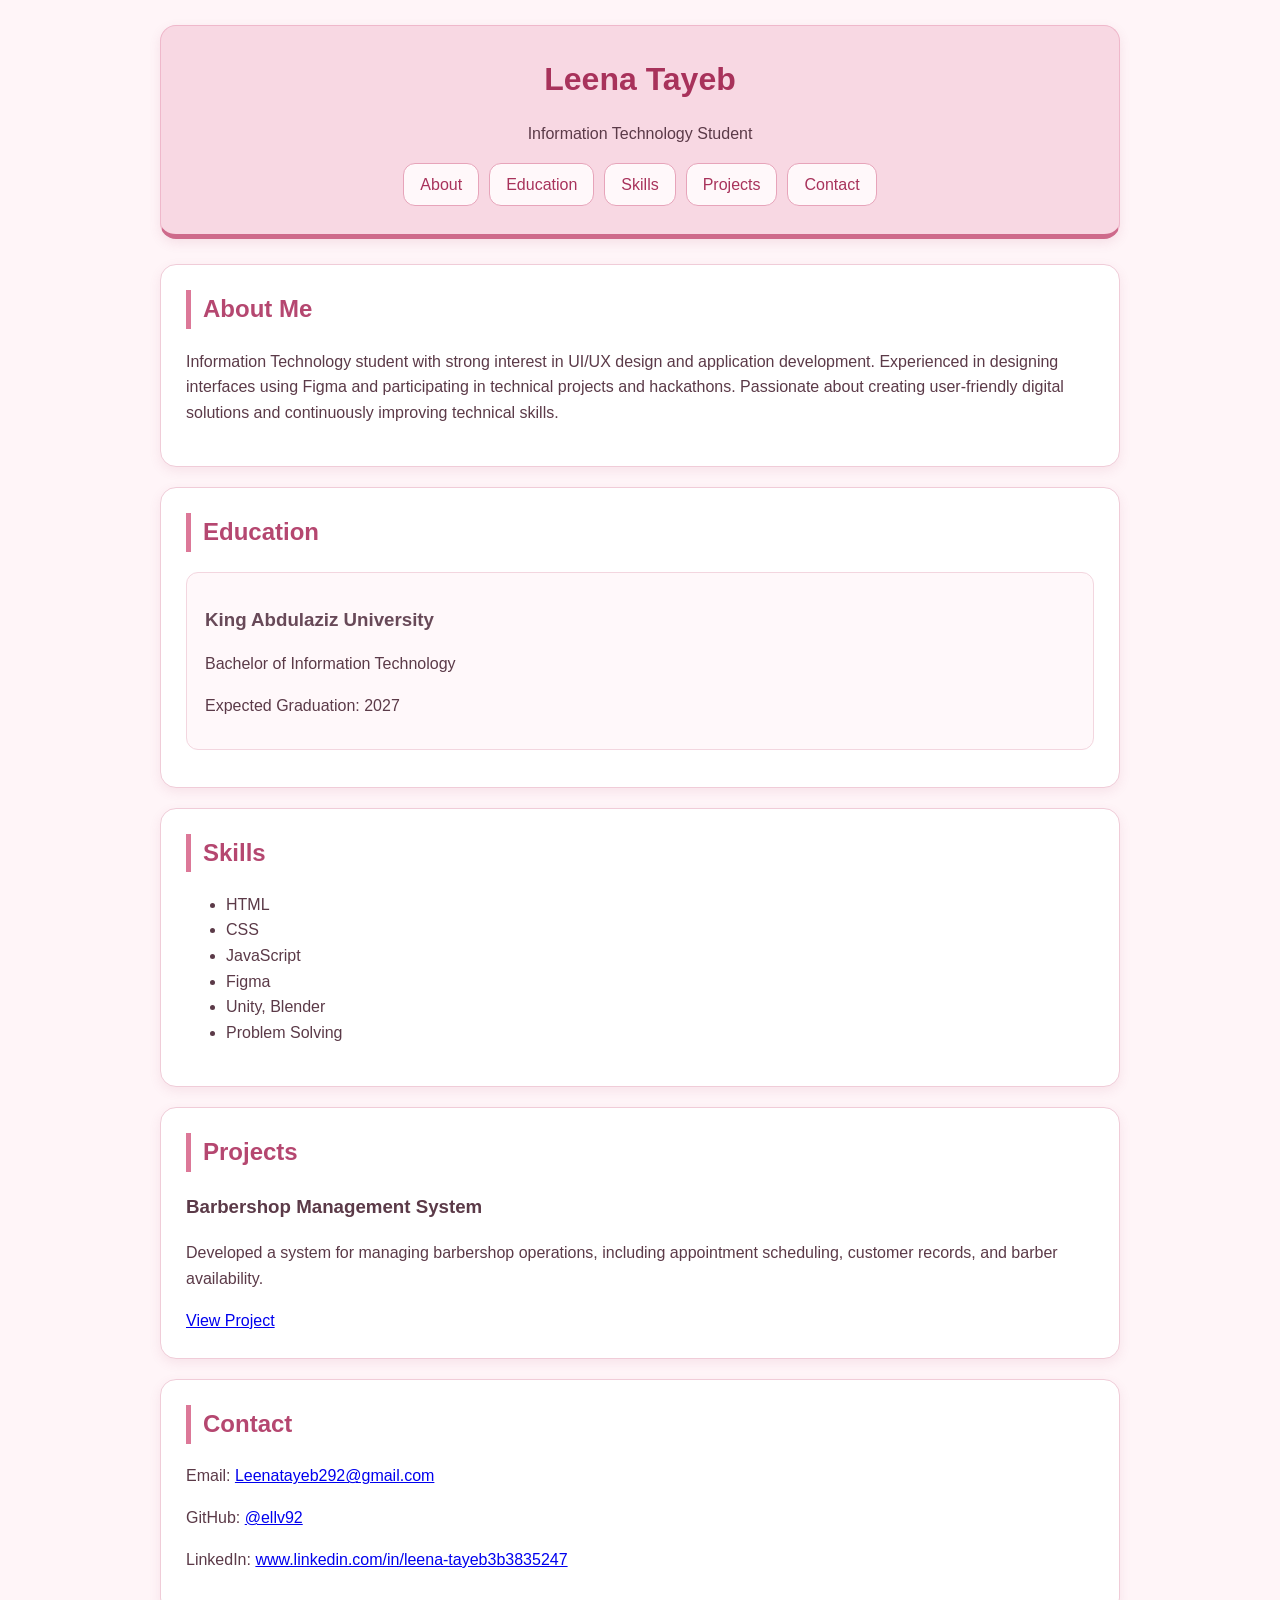
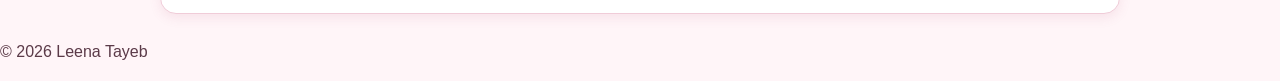
<file: index.html>
<!DOCTYPE html>
<html lang="en">
<head>
    <meta charset="UTF-8">
    <meta name="viewport" content="width=device-width, initial-scale=1.0">
    <title>My CV</title>
    <link rel="stylesheet" href="style.css">
</head>

<body>

    <header id="profile-header">
        <h1>Leena Tayeb</h1>
        <p class="job-title">Information Technology Student</p>

        <nav>
            <a href="#about">About</a>
            <a href="#education">Education</a>
            <a href="#skills">Skills</a>
            <a href="#projects">Projects</a>
            <a href="#contact">Contact</a>
        </nav>
    </header>

    <main class="cv-container">

        <section id="about" class="cv-section">
            <h2>About Me</h2>
            <p>
                Information Technology student with strong interest in UI/UX
                design and application development. Experienced in designing
                interfaces using Figma and participating in technical projects
                and hackathons. Passionate about creating user-friendly digital
                solutions and continuously improving technical skills.

            </p>
        </section>

        <section id="education" class="cv-section">
            <h2>Education</h2>

            <article class="education-item">
                <h3>King Abdulaziz University</h3>
                <p>Bachelor of Information Technology</p>
                <p>Expected Graduation: 2027</p>
            </article>
        </section>

        <section id="skills" class="cv-section">
            <h2>Skills</h2>

            <ul class="skills-list">
                <li>HTML</li>
                <li>CSS</li>
                <li>JavaScript</li>
                <li>Figma</li>
                <li> Unity, Blender</li>
                <li>Problem Solving</li>
            </ul>
        </section>

        <section id="projects" class="cv-section">
            <h2>Projects</h2>

            <article class="project-card">
                <h3>Barbershop Management System</h3>
                <p>Developed a system for managing barbershop operations, including appointment scheduling, customer records, and barber availability.</p>
                <a href="#">View Project</a>
            </article>
        </section>

        <section id="contact" class="cv-section">
            <h2>Contact</h2>

            <p>
                Email:
                <a href="mailto:student@example.com">Leenatayeb292@gmail.com</a>
            </p>

            <p>
                GitHub:
                <a href="#">@ellv92</a>
            </p>

            <p>
                LinkedIn:
                <a href="#">www.linkedin.com/in/leena-tayeb3b3835247</a>
            </p>
        </section>

    </main>

    <footer>
        <p>© 2026 Leena Tayeb</p>
    </footer>

</body>
</html>
</file>
<file: style.css>
* {
    box-sizing: border-box;
}

#profile-header nav {
    display: flex;
    justify-content: center;
    flex-wrap: wrap;
    gap: 10px;
    margin-top: 15px;
}

#profile-header nav a {
    color: #a8325b;
    background-color: #fff8fa;
    padding: 8px 16px;
    border: 1px solid #e7a4ba;
    border-radius: 12px;
    text-decoration: none;
}

#profile-header nav a:hover {
    background-color: #c94f79;
    color: white;
}

body {
    margin: 0;
    font-family: "Segoe UI", Arial, sans-serif;
    background-color: #fff5f8;
    color: #5b3a48;
    line-height: 1.6;
}

#profile-header {
    max-width: 960px;
    margin: 25px auto;
    padding: 28px 20px;
    text-align: center;
    background-color: #f8d8e3;
    border: 1px solid #efb8cb;
    border-bottom: 5px solid #ce6a8b;
    border-radius: 16px;
    box-shadow: 0 4px 12px rgba(174, 70, 109, 0.12);
}

#profile-header h1 {
    margin: 0;
    color: #a8325b;
}

.cv-container {
    max-width: 1000px;
    margin: 25px auto;
    padding: 0 20px;
}

.cv-section {
    background-color: #ffffff;
    padding: 25px;
    margin-bottom: 20px;
    border: 1px solid #f0ccd8;
    border-radius: 16px;
    box-shadow: 0 4px 12px rgba(174, 70, 109, 0.1);
}

.cv-section h2 {
    margin-top: 0;
    color: #b54770;
    font-size: 24px;
    border-left: 5px solid #dc7898;
    padding-left: 12px;
}

.education-item {
    background-color: #fff8fa;
    padding: 14px 18px;
    margin: 12px 0;
    border: 1px solid #f3d6df;
    border-radius: 12px;
}

.education-item h3 {
    margin-bottom: 5px;
    color: #684958;
}
</file>
